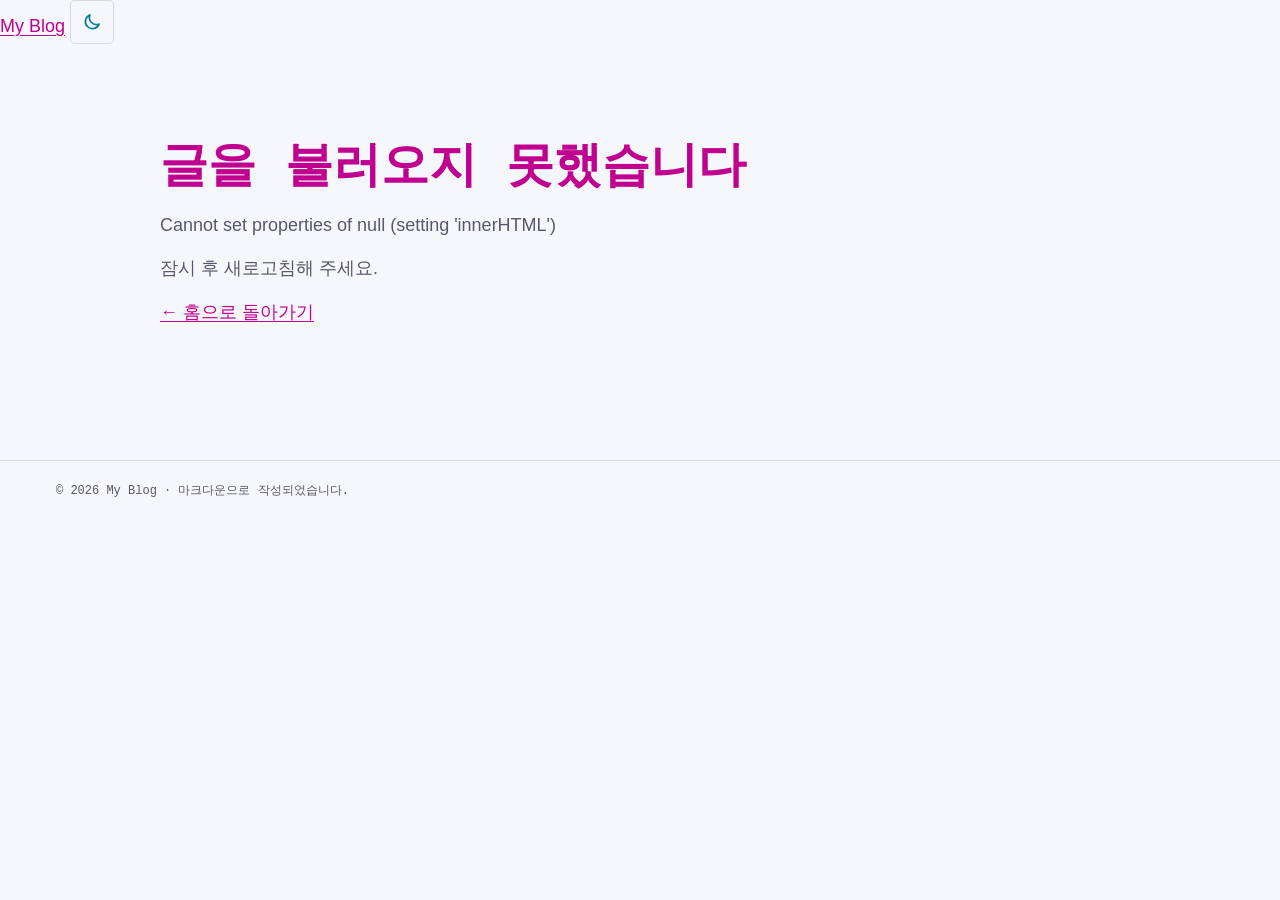
<file: index.html>
<!doctype html>
<html lang="ko">
<head>
  <meta charset="utf-8">
  <meta name="viewport" content="width=device-width, initial-scale=1">
  <meta name="description" content="마크다운으로 쓰는 개인 블로그">
  <title>My Blog</title>
  <script>
    // 첫 렌더링 전에 테마를 정해 깜빡임(FOUC)을 막는다
    (function () {
      var theme = null;
      try { theme = localStorage.getItem('theme'); } catch (e) {}
      if (theme !== 'light' && theme !== 'dark') {
        theme = window.matchMedia('(prefers-color-scheme: dark)').matches ? 'dark' : 'light';
      }
      document.documentElement.dataset.theme = theme;
    })();
  </script>
  <link rel="stylesheet" href="css/style.css">
</head>
<body>
  <a class="skip-link" href="#app">본문으로 건너뛰기</a>
  <header class="site-header">
    <div class="container header-inner">
      <a class="site-title" href="#/">My Blog</a>
      <button class="theme-toggle" type="button" aria-label="다크 모드로 전환" aria-pressed="false">
        <svg class="icon-sun" viewBox="0 0 24 24" width="20" height="20" aria-hidden="true">
          <circle cx="12" cy="12" r="4.5" fill="none" stroke="currentColor" stroke-width="2"/>
          <path d="M12 1.5v3M12 19.5v3M1.5 12h3M19.5 12h3M4.6 4.6l2.1 2.1M17.3 17.3l2.1 2.1M4.6 19.4l2.1-2.1M17.3 6.7l2.1-2.1" stroke="currentColor" stroke-width="2" stroke-linecap="round"/>
        </svg>
        <svg class="icon-moon" viewBox="0 0 24 24" width="20" height="20" aria-hidden="true">
          <path d="M20.5 14.5A8.5 8.5 0 0 1 9.5 3.5a8.5 8.5 0 1 0 11 11z" fill="none" stroke="currentColor" stroke-width="2" stroke-linejoin="round"/>
        </svg>
      </button>
    </div>
  </header>

  <main id="app" class="container" tabindex="-1">
    <p class="status">불러오는 중…</p>
  </main>

  <footer class="site-footer">
    <div class="container">
      <p>© <span id="year"></span> My Blog · 마크다운으로 작성되었습니다.</p>
    </div>
  </footer>

  <script type="module" src="js/main.js"></script>
</body>
</html>
</file>
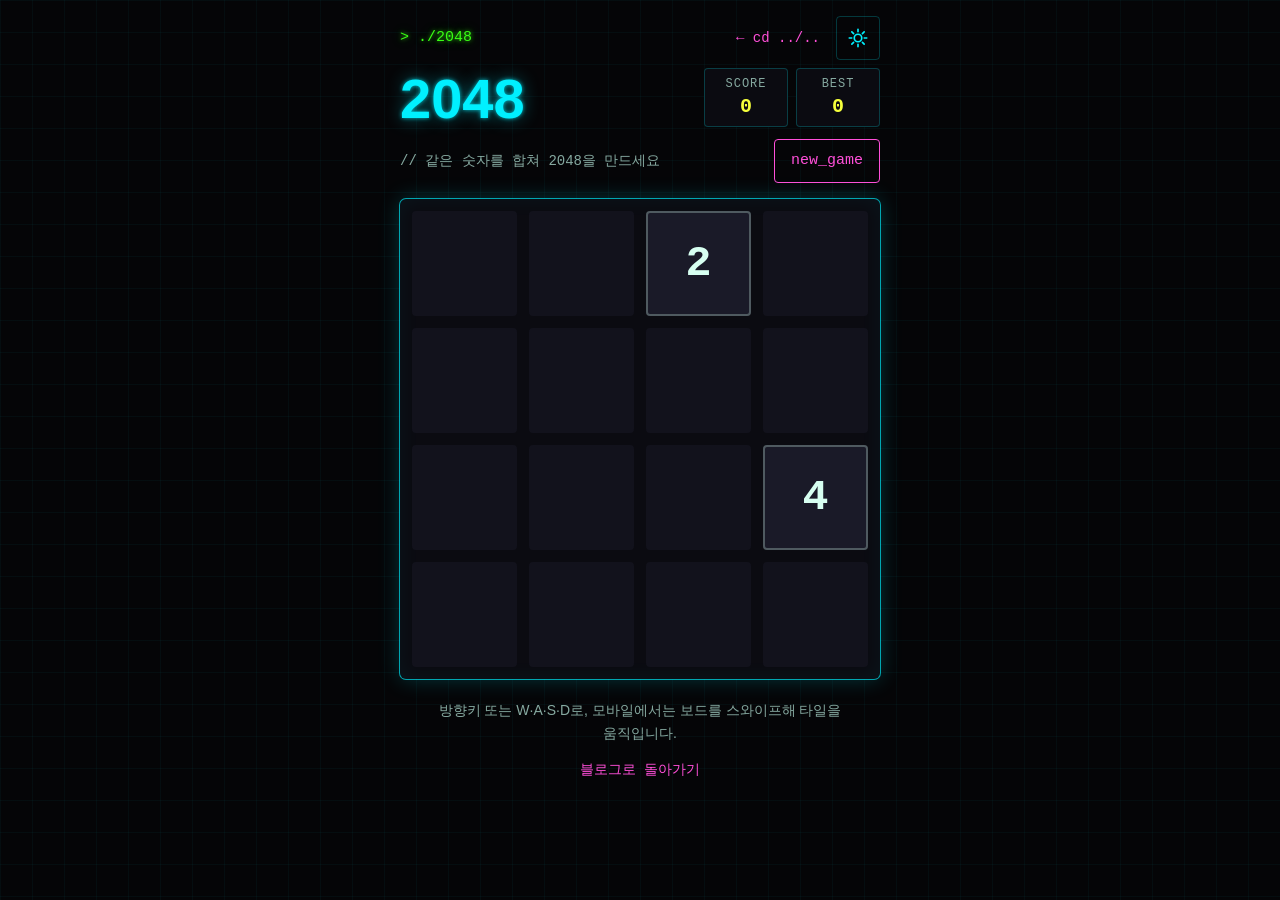
<file: apps/2048/index.html>
<!doctype html>
<html lang="ko" data-theme="dark">
<head>
  <meta charset="utf-8">
  <meta name="viewport" content="width=device-width, initial-scale=1">
  <meta name="description" content="방향키·스와이프로 숫자 타일을 밀어 합치는 2048 퍼즐 게임">
  <title>2048 · my_blog</title>
  <script>
    // 첫 렌더링 전에 테마와 미리보기 모드를 정해 깜빡임(FOUC)을 막는다. 테마 키는 블로그와 같다
    (function () {
      let theme = null;
      try { theme = localStorage.getItem('theme'); } catch (e) {}
      const root = document.documentElement;
      root.dataset.theme = theme === 'light' ? 'light' : 'dark';
      if (new URLSearchParams(location.search).get('preview') === '1') {
        root.classList.add('is-preview');
      }
    })();
  </script>
  <link rel="stylesheet" href="style.css">
</head>
<body>
  <div class="app">
    <header class="app-header">
      <div class="top-row">
        <p class="prompt">&gt; ./2048</p>
        <div class="top-actions">
          <a class="back-link" href="../../">&larr; cd ../..</a>
          <button class="theme-toggle" id="theme-toggle" type="button" aria-label="라이트 모드로 전환">
            <svg class="icon-sun" viewBox="0 0 24 24" width="20" height="20" aria-hidden="true">
              <circle cx="12" cy="12" r="4.5" fill="none" stroke="currentColor" stroke-width="2"/>
              <path d="M12 1.5v3M12 19.5v3M1.5 12h3M19.5 12h3M4.6 4.6l2.1 2.1M17.3 17.3l2.1 2.1M4.6 19.4l2.1-2.1M17.3 6.7l2.1-2.1" stroke="currentColor" stroke-width="2" stroke-linecap="round"/>
            </svg>
            <svg class="icon-moon" viewBox="0 0 24 24" width="20" height="20" aria-hidden="true">
              <path d="M20.5 14.5A8.5 8.5 0 0 1 9.5 3.5a8.5 8.5 0 1 0 11 11z" fill="none" stroke="currentColor" stroke-width="2" stroke-linejoin="round"/>
            </svg>
          </button>
        </div>
      </div>

      <div class="title-row">
        <h1 class="app-title">2048</h1>
        <div class="scoreboard">
          <div class="score-box">
            <span class="score-label">SCORE</span>
            <span class="score-value" id="score">0</span>
            <span class="score-delta" id="score-delta" aria-hidden="true"></span>
          </div>
          <div class="score-box">
            <span class="score-label">BEST</span>
            <span class="score-value" id="best">0</span>
          </div>
        </div>
      </div>

      <div class="sub-row">
        <p class="tagline">// 같은 숫자를 합쳐 2048을 만드세요</p>
        <button class="btn" id="new-game" type="button">new_game</button>
      </div>
    </header>

    <main class="app-main">
      <div class="board" id="board" role="group" aria-label="2048 게임판" aria-describedby="controls-help" tabindex="0">
        <div class="grid" aria-hidden="true">
          <div class="cell"></div><div class="cell"></div><div class="cell"></div><div class="cell"></div>
          <div class="cell"></div><div class="cell"></div><div class="cell"></div><div class="cell"></div>
          <div class="cell"></div><div class="cell"></div><div class="cell"></div><div class="cell"></div>
          <div class="cell"></div><div class="cell"></div><div class="cell"></div><div class="cell"></div>
        </div>
        <div class="tiles" id="tiles" aria-hidden="true"></div>
      </div>
      <p class="visually-hidden" id="live" aria-live="polite"></p>
    </main>

    <footer class="app-footer">
      <p class="help" id="controls-help">방향키 또는 W·A·S·D로, 모바일에서는 보드를 스와이프해 타일을 움직입니다.</p>
      <a class="back-link" href="../../">블로그로 돌아가기</a>
    </footer>
  </div>

  <dialog class="overlay" id="overlay" aria-modal="true" aria-labelledby="overlay-title" aria-describedby="overlay-message">
    <h2 class="overlay-title" id="overlay-title"></h2>
    <p class="overlay-message" id="overlay-message"></p>
    <div class="overlay-actions">
      <button class="btn btn-primary" id="overlay-primary" type="button"></button>
      <button class="btn" id="overlay-secondary" type="button"></button>
    </div>
  </dialog>

  <script type="module" src="js/main.js"></script>
</body>
</html>
</file>
<file: css/style.css>
/* ===== 테마 변수 =====
   기본(dark)은 블랙 배경 + 네온, light는 같은 구성을 밝은 배경에 옮긴 버전 */
:root {
  --color-bg: #050507;
  --color-surface: #0b0b11;
  --color-surface-2: #12121c;
  --color-text: #d7fff1;
  --color-text-muted: #86a9a0;
  --color-border: rgba(0, 240, 255, 0.22);
  --color-border-strong: #00f0ff;
  --color-accent: #00f0ff;
  --color-link: #ff4fd8;
  --color-link-hover: #ff9cec;
  --color-highlight: #39ff14;
  --color-tag: #f5ff3b;
  --color-tag-bg: rgba(245, 255, 59, 0.07);
  --color-code-bg: rgba(57, 255, 20, 0.09);
  --color-code-text: #5dff3d;
  --color-pre-bg: #07070c;
  --color-pre-text: #b9ffae;
  --color-on-accent: #050507;
  --color-grid: rgba(0, 240, 255, 0.035);

  --glow-accent: 0 0 4px rgba(0, 240, 255, 0.75), 0 0 18px rgba(0, 240, 255, 0.4);
  --glow-link: 0 0 4px rgba(255, 79, 216, 0.75), 0 0 14px rgba(255, 79, 216, 0.4);
  --glow-highlight: 0 0 4px rgba(57, 255, 20, 0.7), 0 0 12px rgba(57, 255, 20, 0.35);
  --glow-box: 0 0 0 1px rgba(0, 240, 255, 0.65), 0 0 22px rgba(0, 240, 255, 0.22), inset 0 0 22px rgba(0, 240, 255, 0.05);

  --font-sans: -apple-system, BlinkMacSystemFont, "Apple SD Gothic Neo", "Pretendard", "Noto Sans KR", "Segoe UI", Roboto, "Malgun Gothic", sans-serif;
  --font-mono: ui-monospace, SFMono-Regular, "D2Coding", "Cascadia Code", Menlo, Consolas, "Liberation Mono", monospace;

  --content-width: 70ch;
  --list-width: 960px;
  --sidebar-width: 272px;
  --gutter: 16px;
  --radius: 4px;

  color-scheme: dark;
}

:root[data-theme="light"] {
  --color-bg: #f6f7fb;
  --color-surface: #ffffff;
  --color-surface-2: #eceef5;
  --color-text: #15151f;
  --color-text-muted: #555a6b;
  --color-border: #d7dae6;
  --color-border-strong: #007c99;
  --color-accent: #007c99;
  --color-link: #c0008f;
  --color-link-hover: #8f006b;
  --color-highlight: #1d7a00;
  --color-tag: #5f5200;
  --color-tag-bg: #fff6b8;
  --color-code-bg: #e8f6e2;
  --color-code-text: #1b6600;
  --color-pre-bg: #0d0d16;
  --color-pre-text: #b9ffae;
  --color-on-accent: #ffffff;
  --color-grid: transparent;

  --glow-accent: none;
  --glow-link: none;
  --glow-highlight: none;
  --glow-box: 0 0 0 1px #007c99, 0 6px 20px rgba(21, 21, 31, 0.08);

  color-scheme: light;
}

/* ===== 기본 ===== */
*,
*::before,
*::after {
  box-sizing: border-box;
}

html {
  -webkit-text-size-adjust: 100%;
  text-size-adjust: 100%;
}

body {
  margin: 0;
  background-color: var(--color-bg);
  /* 아주 옅은 격자로 화면에 깊이를 준다 (라이트에서는 투명) */
  background-image:
    linear-gradient(var(--color-grid) 1px, transparent 1px),
    linear-gradient(90deg, var(--color-grid) 1px, transparent 1px);
  background-size: 32px 32px;
  color: var(--color-text);
  font-family: var(--font-sans);
  font-size: 1.0625rem;
  line-height: 1.75;
  word-break: keep-all;
  overflow-wrap: break-word;
  transition: background-color 0.2s ease, color 0.2s ease;
}

::selection {
  background: var(--color-link);
  color: var(--color-on-accent);
}

a {
  color: var(--color-link);
  text-underline-offset: 3px;
}

a:hover {
  color: var(--color-link-hover);
}

:focus-visible {
  outline: 2px solid var(--color-accent);
  outline-offset: 2px;
  border-radius: 2px;
}

.skip-link {
  position: absolute;
  left: var(--gutter);
  top: -100px;
  z-index: 20;
  padding: 8px 12px;
  background: var(--color-accent);
  color: var(--color-on-accent);
  font-family: var(--font-mono);
}

.skip-link:focus {
  top: 8px;
  color: var(--color-on-accent);
}

/* ===== 레이아웃: 모바일은 위아래로 쌓고, 넓은 화면은 왼쪽 사이드바 ===== */
.layout {
  display: grid;
  grid-template-columns: minmax(0, 1fr);
  grid-template-rows: auto 1fr auto;
  grid-template-areas:
    "side"
    "main"
    "foot";
  min-height: 100vh;
}

.sidebar {
  grid-area: side;
  position: sticky;
  top: 0;
  z-index: 10;
  border-bottom: 1px solid var(--color-border);
  background: var(--color-surface);
  transition: background-color 0.2s ease;
}

.sidebar-inner {
  padding: 10px var(--gutter) 0;
}

#app {
  grid-area: main;
  min-width: 0;
  padding: 32px var(--gutter) 64px;
}

#app:focus {
  outline: none;
}

.site-footer {
  grid-area: foot;
  padding: 0 var(--gutter);
  border-top: 1px solid var(--color-border);
  color: var(--color-text-muted);
  font-family: var(--font-mono);
  font-size: 0.75rem;
}

.site-footer p {
  margin: 20px 0;
}

/* ===== 사이드바 ===== */
.brand-row {
  display: flex;
  align-items: center;
  justify-content: space-between;
  gap: 12px;
}

.logo {
  color: var(--color-accent);
  font-family: var(--font-mono);
  font-size: 1.25rem;
  font-weight: 700;
  letter-spacing: 0.02em;
  text-decoration: none;
  text-shadow: var(--glow-accent);
}

.logo:hover {
  color: var(--color-accent);
}

.logo-prompt {
  margin-right: 0.4em;
  color: var(--color-highlight);
  text-shadow: var(--glow-highlight);
}

.logo-cursor {
  animation: blink 1.1s steps(1) infinite;
}

@keyframes blink {
  50% {
    opacity: 0;
  }
}

.tagline {
  display: none;
  margin: 8px 0 0;
  color: var(--color-text-muted);
  font-family: var(--font-mono);
  font-size: 0.8125rem;
  line-height: 1.6;
}

.theme-toggle {
  display: inline-flex;
  flex-shrink: 0;
  align-items: center;
  justify-content: center;
  width: 44px;
  height: 44px;
  padding: 0;
  border: 1px solid var(--color-border);
  border-radius: var(--radius);
  background: transparent;
  color: var(--color-accent);
  cursor: pointer;
  transition: border-color 0.2s ease, box-shadow 0.2s ease;
}

.theme-toggle:hover {
  border-color: var(--color-border-strong);
  box-shadow: var(--glow-box);
}

/* 다크에서는 해(→ 라이트로), 라이트에서는 달(→ 다크로)을 보여 준다 */
.icon-moon {
  display: none;
}

:root[data-theme="light"] .icon-moon {
  display: block;
}

:root[data-theme="light"] .icon-sun {
  display: none;
}

.side-nav {
  margin-top: 6px;
}

.side-heading {
  /* 모바일에서는 공간을 아끼려고 화면에서만 숨긴다 */
  position: absolute;
  width: 1px;
  height: 1px;
  overflow: hidden;
  clip-path: inset(50%);
  white-space: nowrap;
}

.tag-nav {
  display: flex;
  gap: 6px;
  margin: 0 calc(var(--gutter) * -1);
  padding: 0 var(--gutter) 10px;
  overflow-x: auto;
  list-style: none;
  scrollbar-width: none;
  -webkit-overflow-scrolling: touch;
}

.tag-nav::-webkit-scrollbar {
  display: none;
}

.tag-nav a {
  display: flex;
  align-items: center;
  justify-content: space-between;
  gap: 8px;
  min-height: 44px;
  padding: 0 12px;
  border: 1px solid var(--color-border);
  border-radius: var(--radius);
  color: var(--color-text);
  font-family: var(--font-mono);
  font-size: 0.8125rem;
  white-space: nowrap;
  text-decoration: none;
  transition: color 0.15s ease, border-color 0.15s ease, box-shadow 0.15s ease;
}

.tag-nav a:hover {
  border-color: var(--color-border-strong);
  color: var(--color-accent);
}

.tag-nav a[aria-current="page"] {
  border-color: var(--color-accent);
  background: var(--color-accent);
  color: var(--color-on-accent);
  box-shadow: var(--glow-box);
}

.tag-nav-count {
  color: var(--color-text-muted);
  font-size: 0.75rem;
}

.tag-nav a[aria-current="page"] .tag-nav-count {
  color: inherit;
}

/* ===== 공통 ===== */
.view-list,
.view-notice {
  max-width: var(--list-width);
  margin: 0 auto;
}

.view-post {
  max-width: var(--content-width);
  margin: 0 auto;
}

.prompt {
  margin: 0 0 8px;
  color: var(--color-highlight);
  font-family: var(--font-mono);
  font-size: 0.8125rem;
  word-break: break-all;
}

.prompt .back-link {
  color: var(--color-link);
}

.page-heading {
  margin: 0;
  color: var(--color-accent);
  font-size: 2rem;
  line-height: 1.3;
  letter-spacing: -0.02em;
  text-shadow: var(--glow-accent);
}

.page-subheading {
  margin: 8px 0 0;
  color: var(--color-text-muted);
  font-size: 0.9375rem;
}

.post-meta {
  color: var(--color-text-muted);
  font-family: var(--font-mono);
  font-size: 0.8125rem;
}

.tag-list {
  position: relative;
  z-index: 1;
  display: flex;
  flex-wrap: wrap;
  gap: 6px;
  margin: 14px 0 0;
  padding: 0;
  list-style: none;
}

.tag {
  display: inline-block;
  padding: 1px 8px;
  border: 1px solid color-mix(in srgb, var(--color-tag) 45%, transparent);
  border-radius: 2px;
  background: var(--color-tag-bg);
  color: var(--color-tag);
  font-family: var(--font-mono);
  font-size: 0.75rem;
  line-height: 1.9;
  text-decoration: none;
}

.tag:hover {
  border-color: var(--color-tag);
  color: var(--color-tag);
}

/* ===== 글 목록 (카드 그리드) ===== */
.post-list {
  display: grid;
  grid-template-columns: minmax(0, 1fr);
  gap: 16px;
  margin: 32px 0 0;
  padding: 0;
  list-style: none;
}

.post-card {
  position: relative;
  height: 100%;
  padding: 20px;
  border: 1px solid var(--color-border);
  border-radius: var(--radius);
  background: var(--color-surface);
  transition: border-color 0.2s ease, box-shadow 0.2s ease, transform 0.2s ease;
}

.post-card:hover,
.post-card:focus-within {
  border-color: var(--color-border-strong);
  box-shadow: var(--glow-box);
  transform: translateY(-2px);
}

.post-index {
  color: var(--color-link);
  font-family: var(--font-mono);
  font-size: 0.8125rem;
  letter-spacing: 0.12em;
  text-shadow: var(--glow-link);
}

.post-item-title {
  margin: 6px 0 6px;
  font-size: 1.1875rem;
  line-height: 1.45;
  letter-spacing: -0.01em;
}

.post-item-title a {
  color: var(--color-text);
  text-decoration: none;
}

/* 제목 링크가 카드 전체를 덮어 어디를 눌러도 글로 이동한다 */
.post-item-title a::after {
  content: "";
  position: absolute;
  inset: 0;
}

.post-card:hover .post-item-title a,
.post-item-title a:focus-visible {
  color: var(--color-accent);
  text-shadow: var(--glow-accent);
}

.post-item-title a:focus-visible {
  outline: none;
}

.post-item-desc {
  margin: 10px 0 0;
  color: var(--color-text-muted);
  font-size: 0.9375rem;
  line-height: 1.7;
}

/* ===== 웹앱 카드 (홈 글 목록 아래) ===== */
.app-section {
  margin-top: 56px;
}

.section-heading {
  margin: 0;
  color: var(--color-accent);
  font-size: 1.5rem;
  line-height: 1.3;
  letter-spacing: -0.01em;
  text-shadow: var(--glow-accent);
}

.app-list {
  display: grid;
  grid-template-columns: minmax(0, 1fr);
  gap: 16px;
  margin: 24px 0 0;
  padding: 0;
  list-style: none;
}

.app-card {
  position: relative;
  height: 100%;
  padding: 16px 16px 20px;
  border: 1px solid var(--color-border);
  border-radius: var(--radius);
  background: var(--color-surface);
  transition: border-color 0.2s ease, box-shadow 0.2s ease, transform 0.2s ease;
}

.app-card:hover,
.app-card:focus-within {
  border-color: var(--color-border-strong);
  box-shadow: var(--glow-box);
  transform: translateY(-2px);
}

.app-preview {
  aspect-ratio: 4 / 3;
  overflow: hidden;
  border: 1px solid var(--color-border);
  border-radius: var(--radius);
  background: var(--color-bg);
}

/* 미리보기가 클릭을 가로채지 않고 카드 링크로 넘기게 한다 */
.app-preview iframe,
.app-preview img {
  display: block;
  width: 100%;
  height: 100%;
  border: 0;
  pointer-events: none;
}

.app-preview img {
  object-fit: cover;
}

.app-card-title {
  margin: 14px 0 6px;
  font-size: 1.1875rem;
  line-height: 1.45;
}

.app-card-title a {
  color: var(--color-text);
  text-decoration: none;
}

.app-card-title a::after {
  content: "";
  position: absolute;
  inset: 0;
}

.app-card:hover .app-card-title a,
.app-card-title a:focus-visible {
  color: var(--color-accent);
  text-shadow: var(--glow-accent);
}

.app-card-title a:focus-visible {
  outline: none;
}

.app-card-desc {
  margin: 0;
  color: var(--color-text-muted);
  font-size: 0.9375rem;
  line-height: 1.7;
}

/* ===== 글 상세 ===== */
.post-header {
  margin-bottom: 40px;
  padding-bottom: 24px;
  border-bottom: 1px dashed var(--color-border);
}

.post-title {
  margin: 12px 0 14px;
  color: var(--color-accent);
  font-size: 1.875rem;
  line-height: 1.3;
  letter-spacing: -0.02em;
  text-shadow: var(--glow-accent);
}

.prose > :first-child {
  margin-top: 0;
}

.prose h1,
.prose h2,
.prose h3,
.prose h4,
.prose h5,
.prose h6 {
  margin: 2.2em 0 0.7em;
  line-height: 1.4;
  letter-spacing: -0.01em;
  scroll-margin-top: 140px;
}

.prose h1,
.prose h2 {
  color: var(--color-accent);
  text-shadow: var(--glow-accent);
}

.prose h1 { font-size: 1.6rem; }
.prose h2 { font-size: 1.375rem; }

.prose h2::before {
  content: "## " / "";
  color: var(--color-highlight);
  font-family: var(--font-mono);
  font-size: 0.85em;
  text-shadow: var(--glow-highlight);
}

.prose h3 {
  color: var(--color-highlight);
  font-size: 1.15rem;
}

.prose h4 { font-size: 1.05rem; }
.prose h5,
.prose h6 { font-size: 1rem; color: var(--color-text-muted); }

.prose p,
.prose ul,
.prose ol,
.prose blockquote,
.prose pre,
.prose .table-wrap {
  margin: 0 0 1.3em;
}

.prose a:hover {
  text-shadow: var(--glow-link);
}

.prose strong {
  color: var(--color-accent);
}

.prose ul,
.prose ol {
  padding-left: 1.5em;
}

.prose li + li {
  margin-top: 0.3em;
}

.prose li > ul,
.prose li > ol {
  margin: 0.3em 0 0;
}

.prose li::marker {
  color: var(--color-link);
}

.prose blockquote {
  padding: 12px 16px;
  border-left: 3px solid var(--color-link);
  background: var(--color-surface);
  color: var(--color-text);
}

.prose blockquote > :last-child {
  margin-bottom: 0;
}

.prose hr {
  margin: 3em 0;
  border: 0;
  border-top: 1px dashed var(--color-border-strong);
  opacity: 0.6;
}

.prose img {
  display: block;
  max-width: 100%;
  height: auto;
  margin: 0 auto;
  border: 1px solid var(--color-border);
  border-radius: var(--radius);
}

.prose code {
  padding: 0.15em 0.4em;
  border-radius: 3px;
  background: var(--color-code-bg);
  color: var(--color-code-text);
  font-family: var(--font-mono);
  font-size: 0.875em;
  /* 한글 단어는 지키되, 긴 식별자는 줄을 넘지 않게 끊는다 */
  word-break: keep-all;
  overflow-wrap: anywhere;
}

.prose pre {
  overflow-x: auto;
  padding: 16px;
  border: 1px solid var(--color-border);
  border-left: 3px solid var(--color-highlight);
  border-radius: var(--radius);
  background: var(--color-pre-bg);
  line-height: 1.6;
  -webkit-overflow-scrolling: touch;
}

.prose pre code {
  padding: 0;
  background: none;
  color: var(--color-pre-text);
  font-size: 0.875rem;
  word-break: normal;
  overflow-wrap: normal;
  white-space: pre;
}

.prose .table-wrap {
  overflow-x: auto;
  -webkit-overflow-scrolling: touch;
}

.prose table {
  width: 100%;
  border-collapse: collapse;
  font-size: 0.9375rem;
}

.prose th,
.prose td {
  padding: 8px 12px;
  border: 1px solid var(--color-border);
  text-align: left;
}

.prose th {
  background: var(--color-surface-2);
  color: var(--color-accent);
  font-weight: 600;
}

.post-nav {
  display: grid;
  gap: 12px;
  margin-top: 56px;
  padding-top: 24px;
  border-top: 1px dashed var(--color-border);
}

.post-nav a {
  display: block;
  padding: 14px 16px;
  border: 1px solid var(--color-border);
  border-radius: var(--radius);
  background: var(--color-surface);
  color: var(--color-text);
  text-decoration: none;
  transition: border-color 0.2s ease, box-shadow 0.2s ease;
}

.post-nav a:hover {
  border-color: var(--color-border-strong);
  box-shadow: var(--glow-box);
  color: var(--color-accent);
}

.post-nav-label {
  display: block;
  color: var(--color-link);
  font-family: var(--font-mono);
  font-size: 0.75rem;
}

.post-nav .next {
  text-align: right;
}

/* ===== 상태 메시지 ===== */
.status {
  color: var(--color-text-muted);
  font-family: var(--font-mono);
}

.notice {
  padding: 24px 0;
}

.notice h1 {
  margin: 0 0 12px;
  color: var(--color-link);
  font-family: var(--font-mono);
  font-size: 3rem;
  line-height: 1.2;
  text-shadow: var(--glow-link);
}

.notice p {
  margin: 0 0 12px;
  color: var(--color-text-muted);
}

.notice code {
  padding: 0.15em 0.4em;
  border-radius: 3px;
  background: var(--color-code-bg);
  color: var(--color-code-text);
  font-family: var(--font-mono);
  font-size: 0.875em;
}

/* ===== 태블릿 이상 ===== */
@media (min-width: 720px) {
  :root {
    --gutter: 24px;
  }

  body {
    font-size: 1.125rem;
  }

  #app {
    padding-top: 48px;
  }

  .page-heading {
    font-size: 2.5rem;
  }

  .post-title {
    font-size: 2.375rem;
  }

  .post-list {
    grid-template-columns: repeat(2, minmax(0, 1fr));
  }

  /* 가장 최근 글은 두 칸을 차지하게 크게 보여 준다 */
  .post-item:first-child {
    grid-column: 1 / -1;
  }

  .post-item:first-child .post-card {
    padding: 28px;
  }

  .post-item:first-child .post-item-title {
    font-size: 1.625rem;
  }

  .app-list {
    grid-template-columns: repeat(2, minmax(0, 1fr));
  }

  .post-nav {
    grid-template-columns: 1fr 1fr;
  }

  .post-nav .next {
    grid-column: 2;
  }
}

/* ===== 데스크톱: 왼쪽 고정 사이드바 ===== */
@media (min-width: 1024px) {
  .layout {
    grid-template-columns: var(--sidebar-width) minmax(0, 1fr);
    grid-template-rows: 1fr auto;
    grid-template-areas:
      "side main"
      "side foot";
  }

  .sidebar {
    position: relative;
    border-right: 1px solid var(--color-border);
    border-bottom: 0;
  }

  .sidebar-inner {
    position: sticky;
    top: 0;
    max-height: 100vh;
    overflow-y: auto;
    padding: 40px 24px;
  }

  .tagline {
    display: block;
  }

  .side-nav {
    margin-top: 40px;
  }

  .side-heading {
    position: static;
    width: auto;
    height: auto;
    overflow: visible;
    clip-path: none;
    margin: 0 0 12px;
    color: var(--color-text-muted);
    font-family: var(--font-mono);
    font-size: 0.75rem;
    font-weight: 400;
    letter-spacing: 0.25em;
  }

  .tag-nav {
    flex-direction: column;
    gap: 4px;
    margin: 0;
    padding: 0;
    overflow: visible;
  }

  .tag-nav a {
    min-height: 40px;
  }

  #app {
    padding: 72px 56px 96px;
  }

  .site-footer {
    padding: 0 56px;
  }

  .prose h1,
  .prose h2,
  .prose h3,
  .prose h4,
  .prose h5,
  .prose h6 {
    scroll-margin-top: 24px;
  }
}

@media (prefers-reduced-motion: reduce) {
  *,
  *::before,
  *::after {
    transition: none !important;
    animation: none !important;
    scroll-behavior: auto !important;
  }

  .post-card:hover,
  .post-card:focus-within,
  .app-card:hover,
  .app-card:focus-within {
    transform: none;
  }
}
</file>
<file: apps/2048/style.css>
/* 2048 앱 스타일. 앱은 자체 완결이라 블로그 css/style.css의 색 변수를 복사해 쓴다(링크하지 않음). */

/* ===== 색·크기 변수 (다크 = 블랙 네온, 기본) ===== */
:root {
  --color-bg: #050507;
  --color-surface: #0b0b11;
  --color-surface-2: #12121c;
  --color-text: #d7fff1;
  --color-text-muted: #86a9a0;
  --color-border: rgba(0, 240, 255, 0.22);
  --color-border-strong: #00f0ff;
  --color-accent: #00f0ff;
  --color-link: #ff4fd8;
  --color-link-hover: #ff9cec;
  --color-link-bg: rgba(255, 79, 216, 0.1);
  --color-highlight: #39ff14;
  --color-tag: #f5ff3b;
  --color-tag-bg: rgba(245, 255, 59, 0.07);
  --color-on-accent: #050507;
  --color-grid: rgba(0, 240, 255, 0.035);
  --color-backdrop: rgba(5, 5, 7, 0.78);

  --glow-accent: 0 0 4px rgba(0, 240, 255, 0.75), 0 0 18px rgba(0, 240, 255, 0.4);
  --glow-link: 0 0 4px rgba(255, 79, 216, 0.75), 0 0 14px rgba(255, 79, 216, 0.4);
  --glow-highlight: 0 0 4px rgba(57, 255, 20, 0.7), 0 0 12px rgba(57, 255, 20, 0.35);
  --glow-box: 0 0 0 1px rgba(0, 240, 255, 0.65), 0 0 22px rgba(0, 240, 255, 0.22), inset 0 0 22px rgba(0, 240, 255, 0.05);

  /* 타일 단계별 색: 1(2·4) 민트, 2(8·16) 그린, 3(32·64) 옐로, 4(128·256) 핑크, 5(512·1024) 시안, 6(2048) 시안 채움, 7(4096+) 핑크 채움 */
  --tile-1-text: #d7fff1;
  --tile-1-bg: #1a1a28;
  --tile-1-border: rgba(215, 255, 241, 0.28);
  --tile-1-glow: none;
  --tile-2-text: #39ff14;
  --tile-2-bg: rgba(57, 255, 20, 0.1);
  --tile-2-border: rgba(57, 255, 20, 0.6);
  --tile-2-glow: 0 0 8px rgba(57, 255, 20, 0.25);
  --tile-3-text: #f5ff3b;
  --tile-3-bg: rgba(245, 255, 59, 0.1);
  --tile-3-border: rgba(245, 255, 59, 0.6);
  --tile-3-glow: 0 0 8px rgba(245, 255, 59, 0.25);
  --tile-4-text: #ff4fd8;
  --tile-4-bg: rgba(255, 79, 216, 0.12);
  --tile-4-border: rgba(255, 79, 216, 0.7);
  --tile-4-glow: 0 0 12px rgba(255, 79, 216, 0.4);
  --tile-5-text: #00f0ff;
  --tile-5-bg: rgba(0, 240, 255, 0.14);
  --tile-5-border: rgba(0, 240, 255, 0.75);
  --tile-5-glow: 0 0 12px rgba(0, 240, 255, 0.4);
  --tile-6-text: #050507;
  --tile-6-bg: #00f0ff;
  --tile-6-border: #00f0ff;
  --tile-6-glow: 0 0 10px rgba(0, 240, 255, 0.8), 0 0 28px rgba(0, 240, 255, 0.5);
  --tile-7-text: #050507;
  --tile-7-bg: #ff4fd8;
  --tile-7-border: #ff4fd8;
  --tile-7-glow: 0 0 10px rgba(255, 79, 216, 0.8), 0 0 28px rgba(255, 79, 216, 0.5);

  --font-sans: -apple-system, BlinkMacSystemFont, "Apple SD Gothic Neo", "Pretendard", "Noto Sans KR", "Segoe UI", Roboto, "Malgun Gothic", sans-serif;
  --font-mono: ui-monospace, SFMono-Regular, "D2Coding", "Cascadia Code", Menlo, Consolas, "Liberation Mono", monospace;

  --radius: 4px;
  --gap: 8px;
  --move-ms: 120ms;

  color-scheme: dark;
}

/* ===== 라이트 테마 ===== */
:root[data-theme="light"] {
  --color-bg: #f6f7fb;
  --color-surface: #ffffff;
  --color-surface-2: #eceef5;
  --color-text: #15151f;
  --color-text-muted: #555a6b;
  --color-border: #d7dae6;
  --color-border-strong: #007c99;
  --color-accent: #007c99;
  --color-link: #c0008f;
  --color-link-hover: #8f006b;
  --color-link-bg: #fde6f6;
  --color-highlight: #1d7a00;
  --color-tag: #5f5200;
  --color-tag-bg: #fff6b8;
  --color-on-accent: #ffffff;
  --color-grid: transparent;
  --color-backdrop: rgba(21, 21, 31, 0.45);

  --glow-accent: none;
  --glow-link: none;
  --glow-highlight: none;
  --glow-box: 0 0 0 1px #007c99, 0 6px 20px rgba(21, 21, 31, 0.08);

  --tile-1-text: #15151f;
  --tile-1-bg: #ffffff;
  --tile-1-border: #c9ccd9;
  --tile-1-glow: none;
  --tile-2-text: #1b6600;
  --tile-2-bg: #e8f6e2;
  --tile-2-border: #1d7a00;
  --tile-2-glow: none;
  --tile-3-text: #5f5200;
  --tile-3-bg: #fff6b8;
  --tile-3-border: #8a7800;
  --tile-3-glow: none;
  --tile-4-text: #a8007d;
  --tile-4-bg: #fde6f6;
  --tile-4-border: #c0008f;
  --tile-4-glow: none;
  --tile-5-text: #00627a;
  --tile-5-bg: #e0f4f8;
  --tile-5-border: #007c99;
  --tile-5-glow: none;
  --tile-6-text: #ffffff;
  --tile-6-bg: #007c99;
  --tile-6-border: #007c99;
  --tile-6-glow: none;
  --tile-7-text: #ffffff;
  --tile-7-bg: #c0008f;
  --tile-7-border: #c0008f;
  --tile-7-glow: none;

  color-scheme: light;
}

@media (min-width: 520px) {
  :root {
    --gap: 12px;
  }
}

/* ===== 기본 ===== */
*,
*::before,
*::after {
  box-sizing: border-box;
}

html {
  -webkit-text-size-adjust: 100%;
  text-size-adjust: 100%;
}

body {
  margin: 0;
  min-height: 100vh;
  min-height: 100svh;
  background-color: var(--color-bg);
  background-image:
    linear-gradient(var(--color-grid) 1px, transparent 1px),
    linear-gradient(90deg, var(--color-grid) 1px, transparent 1px);
  background-size: 32px 32px;
  color: var(--color-text);
  font-family: var(--font-sans);
  font-size: 1rem;
  line-height: 1.6;
  word-break: keep-all;
  overflow-wrap: break-word;
  transition: background-color 0.2s ease, color 0.2s ease;
}

a {
  color: var(--color-link);
}

a:hover {
  color: var(--color-link-hover);
}

:focus-visible {
  outline: 2px solid var(--color-accent);
  outline-offset: 2px;
}

button {
  font: inherit;
}

.visually-hidden {
  position: absolute;
  width: 1px;
  height: 1px;
  margin: -1px;
  padding: 0;
  overflow: hidden;
  clip: rect(0 0 0 0);
  clip-path: inset(50%);
  white-space: nowrap;
  border: 0;
}

/* ===== 레이아웃 ===== */
.app {
  width: 100%;
  max-width: calc(480px + 32px);
  margin: 0 auto;
  padding: 16px 16px 32px;
}

/* ===== 헤더 ===== */
.top-row {
  display: flex;
  flex-wrap: wrap;
  align-items: center;
  justify-content: space-between;
  gap: 8px;
}

.prompt {
  margin: 0;
  font-family: var(--font-mono);
  font-size: 0.9375rem;
  color: var(--color-highlight);
  text-shadow: var(--glow-highlight);
}

.top-actions {
  display: flex;
  align-items: center;
  gap: 8px;
}

.back-link {
  display: inline-flex;
  align-items: center;
  min-height: 44px;
  padding: 0 8px;
  font-family: var(--font-mono);
  font-size: 0.875rem;
  text-decoration: none;
}

.back-link:hover {
  text-shadow: var(--glow-link);
}

.theme-toggle {
  display: inline-flex;
  align-items: center;
  justify-content: center;
  width: 44px;
  height: 44px;
  padding: 0;
  border: 1px solid var(--color-border);
  border-radius: var(--radius);
  background: transparent;
  color: var(--color-accent);
  cursor: pointer;
}

.theme-toggle:hover {
  border-color: var(--color-border-strong);
  box-shadow: var(--glow-box);
}

.icon-moon {
  display: none;
}

:root[data-theme="light"] .icon-sun {
  display: none;
}

:root[data-theme="light"] .icon-moon {
  display: block;
}

.title-row {
  display: flex;
  flex-wrap: wrap;
  align-items: flex-end;
  justify-content: space-between;
  gap: 12px;
  margin-top: 8px;
}

.app-title {
  margin: 0;
  font-size: clamp(2.5rem, 12vw, 3.5rem);
  font-weight: 800;
  line-height: 1;
  color: var(--color-accent);
  text-shadow: var(--glow-accent);
}

.scoreboard {
  display: flex;
  flex-wrap: wrap;
  gap: 8px;
}

.score-box {
  position: relative;
  display: flex;
  flex-direction: column;
  align-items: center;
  min-width: 84px;
  padding: 6px 12px;
  border: 1px solid var(--color-border);
  border-radius: var(--radius);
  background: var(--color-surface);
}

.score-label {
  font-family: var(--font-mono);
  font-size: 0.75rem;
  letter-spacing: 0.08em;
  color: var(--color-text-muted);
}

.score-value {
  font-family: var(--font-mono);
  font-size: 1.25rem;
  font-weight: 700;
  line-height: 1.3;
  font-variant-numeric: tabular-nums;
  color: var(--color-tag);
}

.score-delta {
  position: absolute;
  left: 0;
  right: 0;
  top: 4px;
  font-family: var(--font-mono);
  font-weight: 700;
  text-align: center;
  color: var(--color-highlight);
  text-shadow: var(--glow-highlight);
  opacity: 0;
  pointer-events: none;
}

.score-delta.is-active {
  animation: score-float 600ms ease-out forwards;
}

@keyframes score-float {
  from {
    opacity: 1;
    transform: translateY(0);
  }
  to {
    opacity: 0;
    transform: translateY(-28px);
  }
}

.sub-row {
  display: flex;
  flex-wrap: wrap;
  align-items: center;
  justify-content: space-between;
  gap: 12px;
  margin: 12px 0 16px;
}

.tagline {
  margin: 0;
  font-family: var(--font-mono);
  font-size: 0.875rem;
  color: var(--color-text-muted);
}

/* ===== 버튼 ===== */
.btn {
  display: inline-flex;
  align-items: center;
  justify-content: center;
  min-width: 44px;
  min-height: 44px;
  padding: 0 16px;
  border: 1px solid var(--color-link);
  border-radius: var(--radius);
  background: transparent;
  color: var(--color-link);
  font-family: var(--font-mono);
  font-size: 0.9375rem;
  cursor: pointer;
  transition: background-color 0.15s ease, color 0.15s ease;
}

/* .btn의 display가 UA의 [hidden] 규칙을 덮어쓰므로 숨김을 다시 확실히 한다 */
.btn[hidden] {
  display: none;
}

.btn:hover {
  background: var(--color-link-bg);
  text-shadow: var(--glow-link);
}

.btn.is-confirm {
  border-color: var(--color-tag);
  background: var(--color-tag-bg);
  color: var(--color-tag);
}

.btn-primary {
  background: var(--color-link);
  color: var(--color-on-accent);
}

.btn-primary:hover {
  background: var(--color-link-hover);
  text-shadow: none;
}

/* ===== 보드 ===== */
.app-main {
  display: flex;
  justify-content: center;
}

.board {
  position: relative;
  width: min(100%, 480px);
  aspect-ratio: 1;
  padding: var(--gap);
  border-radius: 6px;
  background: var(--color-surface);
  box-shadow: var(--glow-box);
  /* 보드 위 스와이프가 페이지 스크롤·당겨서 새로고침·더블 탭 확대로 새지 않게 한다 */
  touch-action: none;
  -webkit-user-select: none;
  user-select: none;
  /* 타일 글자 크기를 보드 너비(cqi) 기준으로 잡기 위해 */
  container-type: inline-size;
}

.grid {
  display: grid;
  grid-template-columns: repeat(4, 1fr);
  grid-template-rows: repeat(4, 1fr);
  gap: var(--gap);
  width: 100%;
  height: 100%;
}

.cell {
  border-radius: var(--radius);
  background: var(--color-surface-2);
}

.tiles {
  position: absolute;
  inset: var(--gap);
}

/* translate의 %는 타일 자신의 크기(= 칸 크기) 기준이라 JS가 픽셀을 계산하지 않아도 화면 크기에 맞춰진다 */
.tile {
  position: absolute;
  top: 0;
  left: 0;
  z-index: 1;
  width: calc((100% - 3 * var(--gap)) / 4);
  height: calc((100% - 3 * var(--gap)) / 4);
  transform: translate(calc(var(--col) * (100% + var(--gap))), calc(var(--row) * (100% + var(--gap))));
  transition: transform var(--move-ms) ease-out;
}

.tile-merged,
.tile-new {
  z-index: 2;
}

.tile-inner {
  display: flex;
  align-items: center;
  justify-content: center;
  width: 100%;
  height: 100%;
  border: 2px solid var(--tile-border);
  border-radius: var(--radius);
  background: var(--tile-bg);
  box-shadow: var(--tile-glow);
  color: var(--tile-text);
  font-family: var(--font-mono);
  font-weight: 700;
  line-height: 1;
  font-variant-numeric: tabular-nums;
  font-size: 2rem;
  font-size: 9.5cqi;
}

.tile[data-digits="3"] .tile-inner {
  font-size: 1.7rem;
  font-size: 8cqi;
}

.tile[data-digits="4"] .tile-inner {
  font-size: 1.4rem;
  font-size: 6.6cqi;
}

.tile[data-digits="5"] .tile-inner {
  font-size: 1.15rem;
  font-size: 5.5cqi;
}

.tile[data-tier="1"] { --tile-text: var(--tile-1-text); --tile-bg: var(--tile-1-bg); --tile-border: var(--tile-1-border); --tile-glow: var(--tile-1-glow); }
.tile[data-tier="2"] { --tile-text: var(--tile-2-text); --tile-bg: var(--tile-2-bg); --tile-border: var(--tile-2-border); --tile-glow: var(--tile-2-glow); }
.tile[data-tier="3"] { --tile-text: var(--tile-3-text); --tile-bg: var(--tile-3-bg); --tile-border: var(--tile-3-border); --tile-glow: var(--tile-3-glow); }
.tile[data-tier="4"] { --tile-text: var(--tile-4-text); --tile-bg: var(--tile-4-bg); --tile-border: var(--tile-4-border); --tile-glow: var(--tile-4-glow); }
.tile[data-tier="5"] { --tile-text: var(--tile-5-text); --tile-bg: var(--tile-5-bg); --tile-border: var(--tile-5-border); --tile-glow: var(--tile-5-glow); }
.tile[data-tier="6"] { --tile-text: var(--tile-6-text); --tile-bg: var(--tile-6-bg); --tile-border: var(--tile-6-border); --tile-glow: var(--tile-6-glow); }
.tile[data-tier="7"] { --tile-text: var(--tile-7-text); --tile-bg: var(--tile-7-bg); --tile-border: var(--tile-7-border); --tile-glow: var(--tile-7-glow); }

/* 새 타일·합친 타일은 이동이 끝난 뒤(--move-ms 지연) 나타난다. backwards로 지연 동안 첫 프레임 상태를 유지 */
.tile-new .tile-inner {
  animation: tile-appear 150ms ease-out var(--move-ms) backwards;
}

.tile-new.tile-now .tile-inner {
  animation-delay: 0ms;
}

.tile-merged .tile-inner {
  animation: tile-pop 150ms ease-out var(--move-ms) backwards;
}

@keyframes tile-appear {
  from {
    opacity: 0;
    transform: scale(0);
  }
  to {
    opacity: 1;
    transform: scale(1);
  }
}

@keyframes tile-pop {
  0% {
    opacity: 0;
    transform: scale(1);
  }
  1% {
    opacity: 1;
  }
  50% {
    transform: scale(1.12);
  }
  100% {
    opacity: 1;
    transform: scale(1);
  }
}

/* ===== 오버레이(승리/게임 오버) ===== */
.overlay {
  width: min(calc(100% - 32px), 360px);
  padding: 24px;
  border: 1px solid var(--color-border-strong);
  border-radius: 6px;
  background: var(--color-surface);
  box-shadow: var(--glow-box);
  color: var(--color-text);
  text-align: center;
}

.overlay::backdrop {
  background: var(--color-backdrop);
}

.overlay-title {
  margin: 0 0 8px;
  font-size: 1.5rem;
  line-height: 1.3;
  color: var(--color-accent);
  text-shadow: var(--glow-accent);
}

.overlay[data-type="over"] .overlay-title {
  color: var(--color-link);
  text-shadow: var(--glow-link);
}

.overlay-message {
  margin: 0 0 20px;
  color: var(--color-text);
}

.overlay-actions {
  display: flex;
  flex-wrap: wrap;
  justify-content: center;
  gap: 8px;
}

/* ===== 푸터 ===== */
.app-footer {
  margin-top: 20px;
  text-align: center;
}

.help {
  margin: 0 0 4px;
  font-size: 0.875rem;
  color: var(--color-text-muted);
}

/* ===== 세로가 짧은 가로 모드 휴대폰: 헤더를 왼쪽, 보드를 오른쪽에 두어 한 화면에 들어오게 ===== */
@media (orientation: landscape) and (max-height: 560px) {
  .app {
    display: grid;
    grid-template-columns: minmax(0, 1fr) auto;
    column-gap: 24px;
    align-items: start;
    max-width: 960px;
  }

  .app-header,
  .app-footer {
    grid-column: 1;
  }

  .app-main {
    grid-column: 2;
    grid-row: 1 / span 2;
  }

  .app-footer {
    text-align: left;
  }

  .board {
    width: min(480px, calc(100vh - 32px));
    width: min(480px, calc(100svh - 32px));
  }
}

/* ===== 미리보기 모드(블로그 카드 iframe): 보드만 꽉 차게 ===== */
.is-preview body {
  overflow: hidden;
}

.is-preview .app-header,
.is-preview .app-footer {
  display: none;
}

.is-preview .app {
  display: flex;
  align-items: center;
  justify-content: center;
  max-width: none;
  min-height: 100vh;
  padding: 8px;
}

.is-preview .board {
  width: min(calc(100vw - 16px), calc(100vh - 16px));
}

/* ===== 동작 줄이기 ===== */
@media (prefers-reduced-motion: reduce) {
  *,
  *::before,
  *::after {
    transition: none !important;
    animation: none !important;
  }
}
</file>
